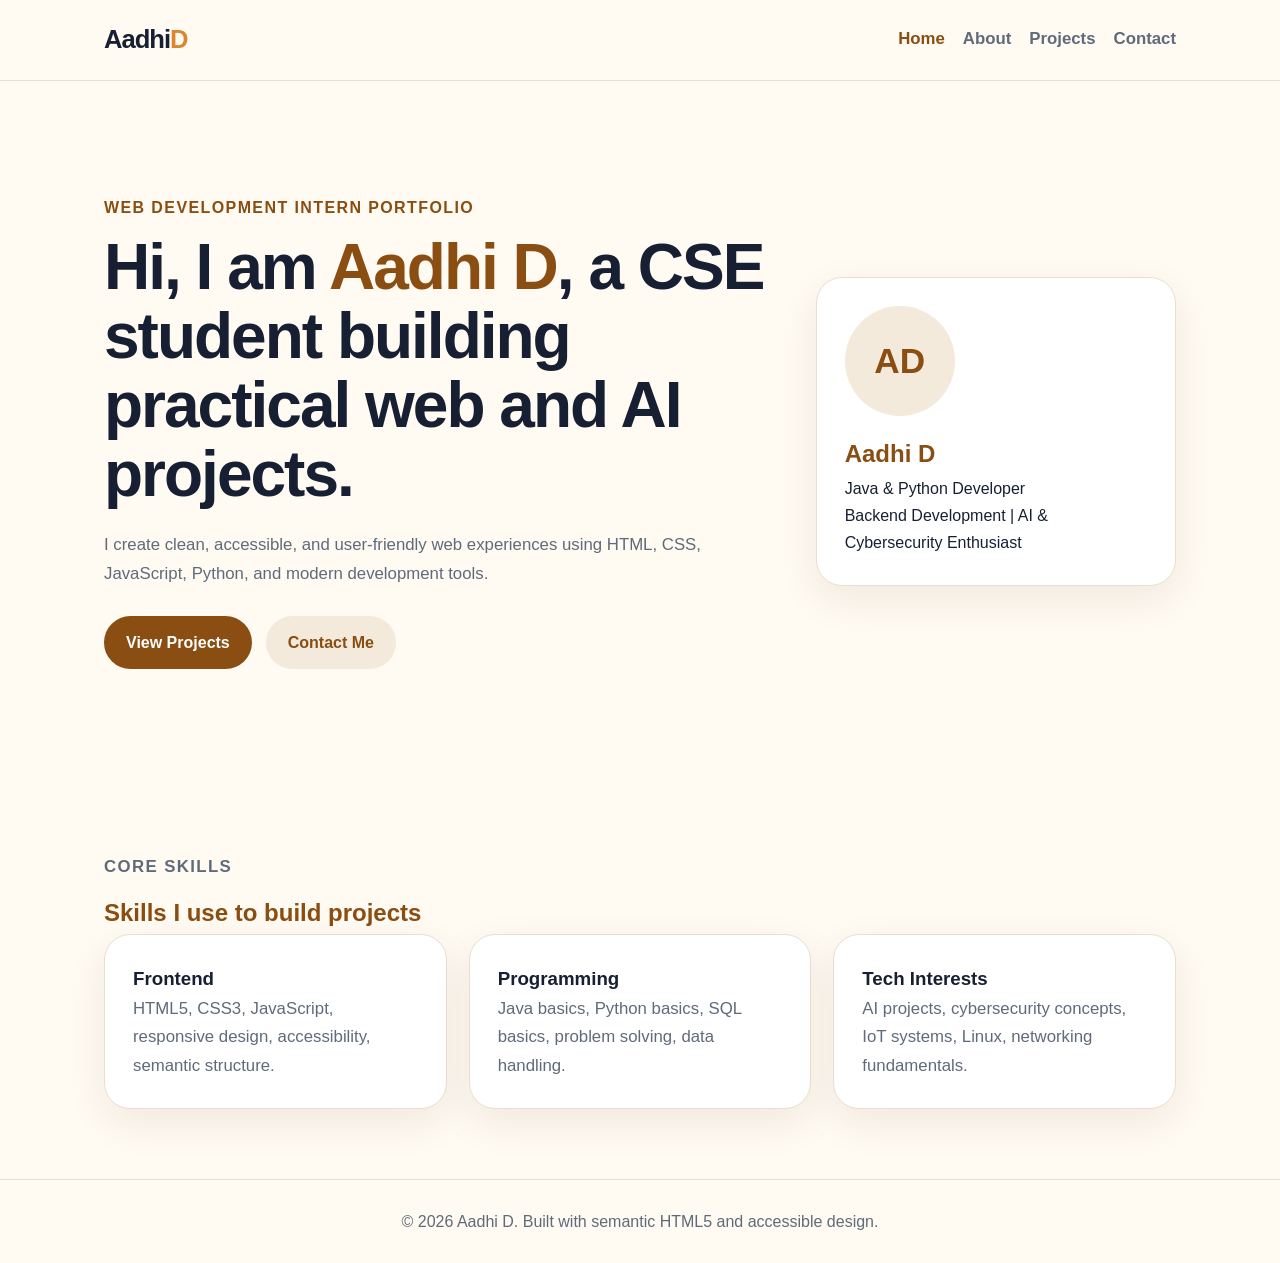
<file: index.html>
<!DOCTYPE html>
<html lang="en">
<head>
  <meta charset="UTF-8" />
  <meta name="viewport" content="width=device-width, initial-scale=1.0" />
  <meta name="description" content="Aadhi D portfolio - CSE student, web developer, Java and Python developer, AI and cybersecurity enthusiast." />
  <meta name="keywords" content="Aadhi D, portfolio, web developer, Java, Python, AI, cybersecurity, CSE student" />
  <meta name="author" content="Aadhi D" />
  <title>Aadhi D | Web Development Portfolio</title>
  <link rel="stylesheet" href="style.css" />
</head>
<body>
  <header class="site-header">
    <nav class="navbar" aria-label="Main navigation">
      <a class="logo" href="index.html" aria-label="Aadhi D home">Aadhi<span>D</span></a>
      <ul class="nav-links">
        <li><a class="active" href="index.html">Home</a></li>
        <li><a href="about.html">About</a></li>
        <li><a href="projects.html">Projects</a></li>
        <li><a href="contact.html">Contact</a></li>
      </ul>
    </nav>
  </header>

  <main id="main-content">
    <section class="hero" aria-labelledby="hero-title">
      <div class="hero-text">
        <p class="eyebrow">Web Development Intern Portfolio</p>
        <h1 id="hero-title">Hi, I am <span>Aadhi D</span>, a CSE student building practical web and AI projects.</h1>
        <p class="hero-description">I create clean, accessible, and user-friendly web experiences using HTML, CSS, JavaScript, Python, and modern development tools.</p>
        <div class="hero-actions" aria-label="Important portfolio links">
          <a class="btn primary" href="projects.html">View Projects</a>
          <a class="btn secondary" href="contact.html">Contact Me</a>
        </div>
      </div>
      <aside class="hero-card" aria-label="Profile highlights">
        <div class="avatar" aria-hidden="true">AD</div>
        <h2>Aadhi D</h2>
        <p>Java & Python Developer</p>
        <p>Backend Development | AI & Cybersecurity Enthusiast</p>
      </aside>
    </section>

    <section class="section" aria-labelledby="skills-title">
      <p class="section-label">Core Skills</p>
      <h2 id="skills-title">Skills I use to build projects</h2>
      <div class="skill-grid">
        <article class="skill-card">
          <h3>Frontend</h3>
          <p>HTML5, CSS3, JavaScript, responsive design, accessibility, semantic structure.</p>
        </article>
        <article class="skill-card">
          <h3>Programming</h3>
          <p>Java basics, Python basics, SQL basics, problem solving, data handling.</p>
        </article>
        <article class="skill-card">
          <h3>Tech Interests</h3>
          <p>AI projects, cybersecurity concepts, IoT systems, Linux, networking fundamentals.</p>
        </article>
      </div>
    </section>
  </main>

  <footer class="site-footer">
    <p>&copy; 2026 Aadhi D. Built with semantic HTML5 and accessible design.</p>
  </footer>
</body>
</html>
</file>
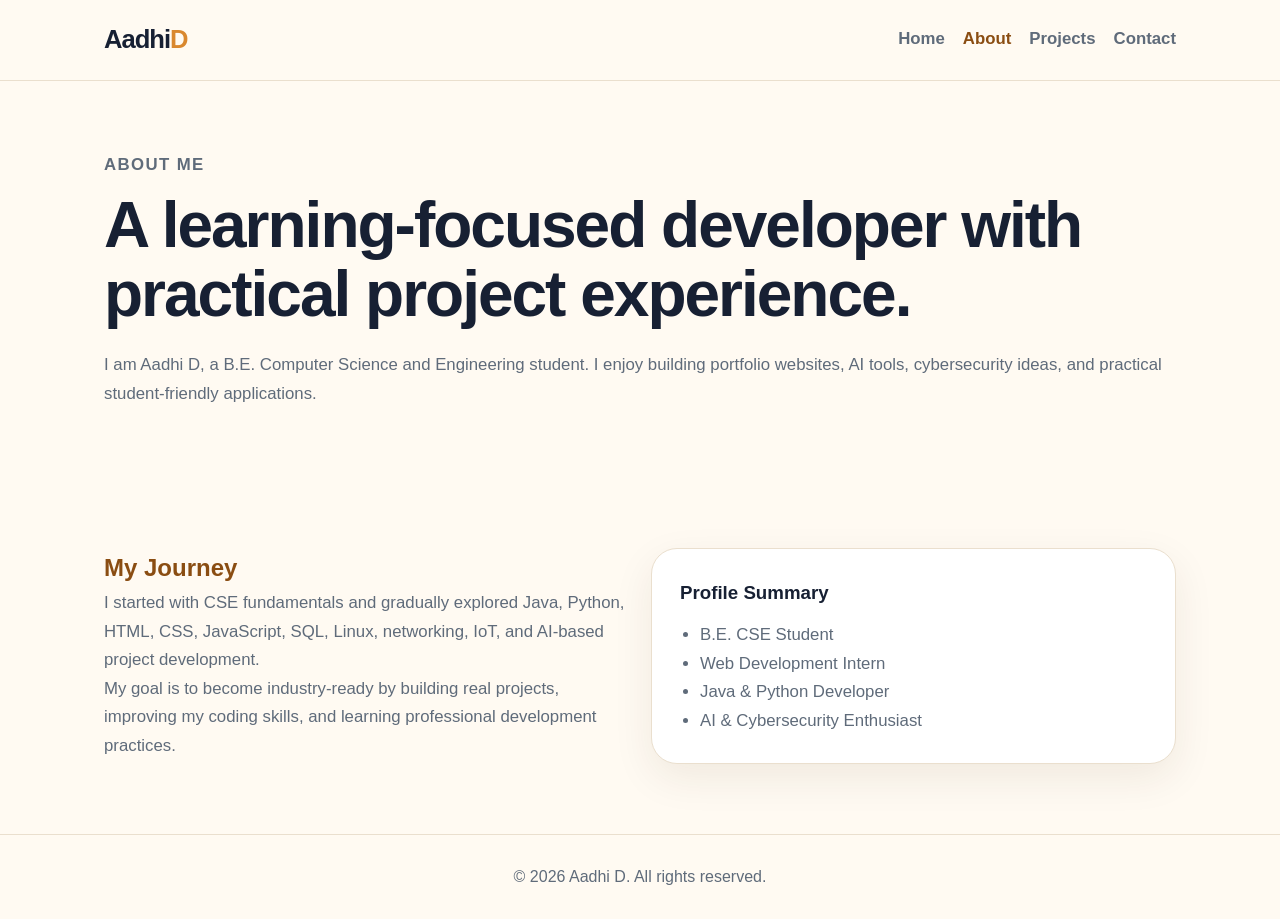
<file: about.html>
<!DOCTYPE html>
<html lang="en">
<head>
  <meta charset="UTF-8" />
  <meta name="viewport" content="width=device-width, initial-scale=1.0" />
  <meta name="description" content="About Aadhi D - CSE student and aspiring software developer with interest in web development, AI, cybersecurity, IoT, and networking." />
  <meta name="author" content="Aadhi D" />
  <title>About | Aadhi D</title>
  <link rel="stylesheet" href="style.css" />
</head>
<body>
  <header class="site-header">
    <nav class="navbar" aria-label="Main navigation">
      <a class="logo" href="index.html">Aadhi<span>D</span></a>
      <ul class="nav-links">
        <li><a href="index.html">Home</a></li>
        <li><a class="active" href="about.html">About</a></li>
        <li><a href="projects.html">Projects</a></li>
        <li><a href="contact.html">Contact</a></li>
      </ul>
    </nav>
  </header>

  <main>
    <section class="page-hero" aria-labelledby="about-title">
      <p class="eyebrow">About Me</p>
      <h1 id="about-title">A learning-focused developer with practical project experience.</h1>
      <p>I am Aadhi D, a B.E. Computer Science and Engineering student. I enjoy building portfolio websites, AI tools, cybersecurity ideas, and practical student-friendly applications.</p>
    </section>

    <section class="section two-column" aria-labelledby="journey-title">
      <article>
        <h2 id="journey-title">My Journey</h2>
        <p>I started with CSE fundamentals and gradually explored Java, Python, HTML, CSS, JavaScript, SQL, Linux, networking, IoT, and AI-based project development.</p>
        <p>My goal is to become industry-ready by building real projects, improving my coding skills, and learning professional development practices.</p>
      </article>
      <aside class="info-box" aria-label="Quick profile details">
        <h3>Profile Summary</h3>
        <ul>
          <li>B.E. CSE Student</li>
          <li>Web Development Intern</li>
          <li>Java & Python Developer</li>
          <li>AI & Cybersecurity Enthusiast</li>
        </ul>
      </aside>
    </section>
  </main>

  <footer class="site-footer">
    <p>&copy; 2026 Aadhi D. All rights reserved.</p>
  </footer>
</body>
</html>
</file>
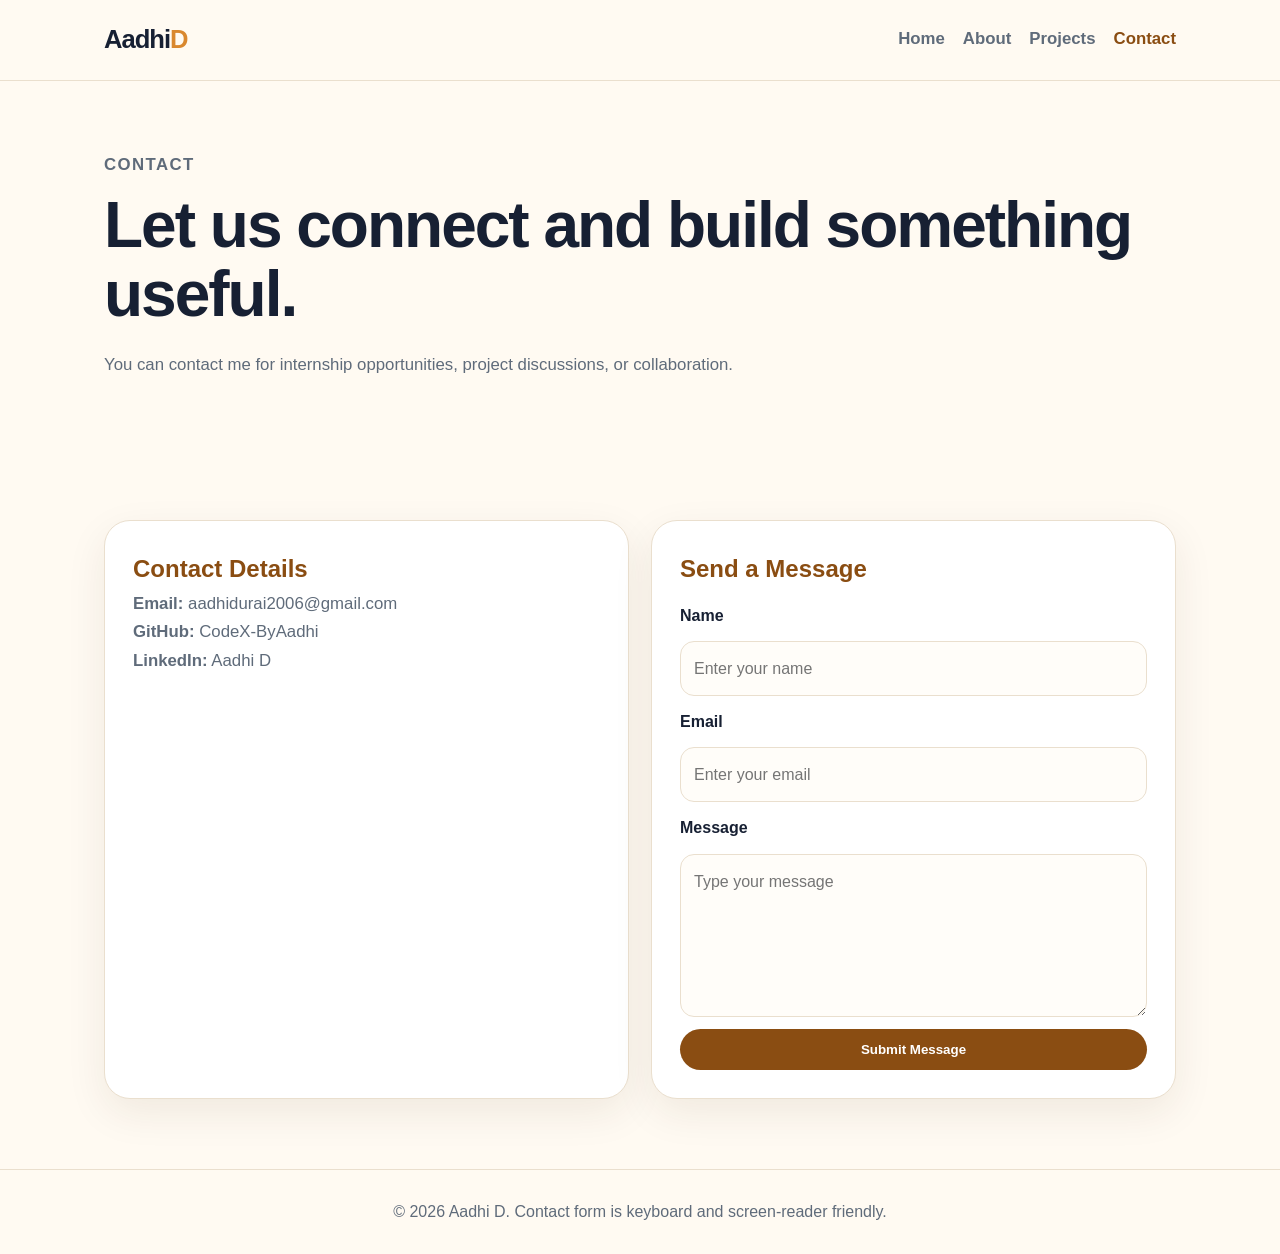
<file: contact.html>
<!DOCTYPE html>
<html lang="en">
<head>
  <meta charset="UTF-8" />
  <meta name="viewport" content="width=device-width, initial-scale=1.0" />
  <meta name="description" content="Contact Aadhi D for web development, internship opportunities, and collaboration." />
  <meta name="author" content="Aadhi D" />
  <title>Contact | Aadhi D</title>
  <link rel="stylesheet" href="style.css" />
</head>
<body>
  <header class="site-header">
    <nav class="navbar" aria-label="Main navigation">
      <a class="logo" href="index.html">Aadhi<span>D</span></a>
      <ul class="nav-links">
        <li><a href="index.html">Home</a></li>
        <li><a href="about.html">About</a></li>
        <li><a href="projects.html">Projects</a></li>
        <li><a class="active" href="contact.html">Contact</a></li>
      </ul>
    </nav>
  </header>

  <main>
    <section class="page-hero" aria-labelledby="contact-title">
      <p class="eyebrow">Contact</p>
      <h1 id="contact-title">Let us connect and build something useful.</h1>
      <p>You can contact me for internship opportunities, project discussions, or collaboration.</p>
    </section>

    <section class="section contact-layout" aria-label="Contact information and form">
      <article class="info-box">
        <h2>Contact Details</h2>
        <p><strong>Email:</strong> <a href="mailto:aadhidurai2006@gmail.com">aadhidurai2006@gmail.com</a></p>
        <p><strong>GitHub:</strong> <a href="https://github.com/CodeX-ByAadhi" target="_blank" rel="noopener">CodeX-ByAadhi</a></p>
        <p><strong>LinkedIn:</strong> <a href="https://www.linkedin.com/in/aadhi-d-ab5bb12a2/" target="_blank" rel="noopener">Aadhi D</a></p>
      </article>

      <form class="contact-form" aria-labelledby="form-title">
        <h2 id="form-title">Send a Message</h2>
        <label for="name">Name</label>
        <input id="name" name="name" type="text" placeholder="Enter your name" required />

        <label for="email">Email</label>
        <input id="email" name="email" type="email" placeholder="Enter your email" required />

        <label for="message">Message</label>
        <textarea id="message" name="message" rows="5" placeholder="Type your message" required></textarea>

        <button type="submit">Submit Message</button>
      </form>
    </section>
  </main>

  <footer class="site-footer">
    <p>&copy; 2026 Aadhi D. Contact form is keyboard and screen-reader friendly.</p>
  </footer>
</body>
</html>
</file>
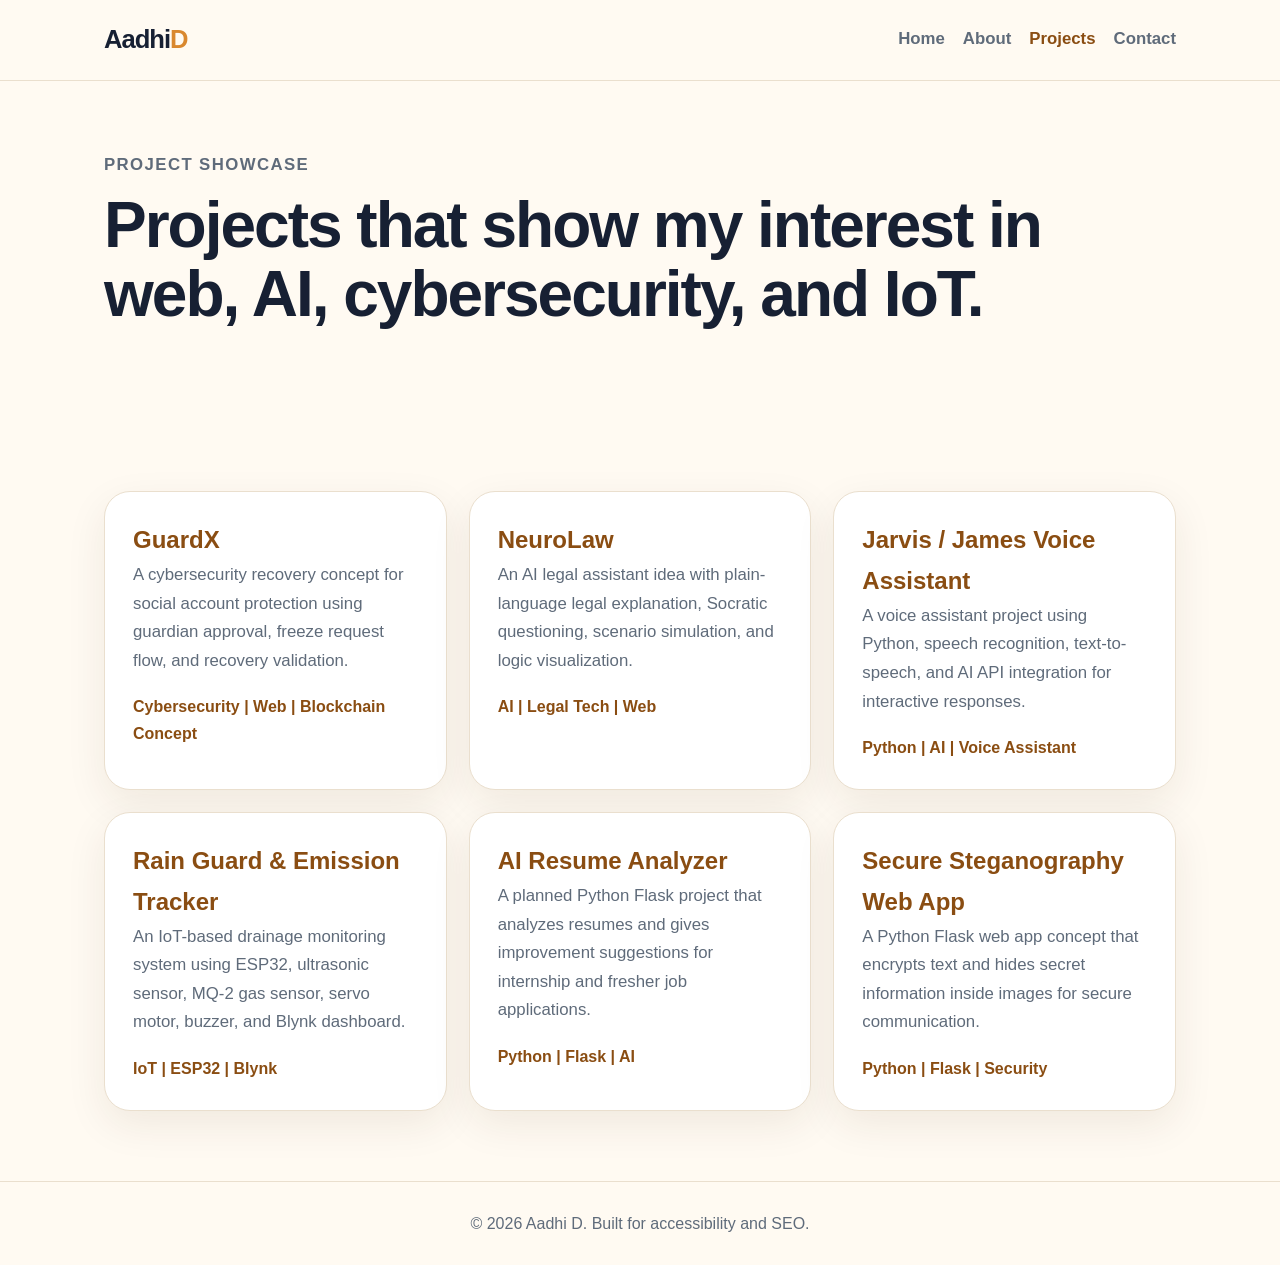
<file: projects.html>
<!DOCTYPE html>
<html lang="en">
<head>
  <meta charset="UTF-8" />
  <meta name="viewport" content="width=device-width, initial-scale=1.0" />
  <meta name="description" content="Projects by Aadhi D including GuardX, NeuroLaw, Jarvis, Rain Guard, AI Resume Analyzer, and Steganography Web App." />
  <meta name="author" content="Aadhi D" />
  <title>Projects | Aadhi D</title>
  <link rel="stylesheet" href="style.css" />
</head>
<body>
  <header class="site-header">
    <nav class="navbar" aria-label="Main navigation">
      <a class="logo" href="index.html">Aadhi<span>D</span></a>
      <ul class="nav-links">
        <li><a href="index.html">Home</a></li>
        <li><a href="about.html">About</a></li>
        <li><a class="active" href="projects.html">Projects</a></li>
        <li><a href="contact.html">Contact</a></li>
      </ul>
    </nav>
  </header>

  <main>
    <section class="page-hero" aria-labelledby="projects-title">
      <p class="eyebrow">Project Showcase</p>
      <h1 id="projects-title">Projects that show my interest in web, AI, cybersecurity, and IoT.</h1>
    </section>

    <section class="section project-grid" aria-label="Portfolio project list">
      <article class="project-card">
        <h2>GuardX</h2>
        <p>A cybersecurity recovery concept for social account protection using guardian approval, freeze request flow, and recovery validation.</p>
        <span>Cybersecurity | Web | Blockchain Concept</span>
      </article>
      <article class="project-card">
        <h2>NeuroLaw</h2>
        <p>An AI legal assistant idea with plain-language legal explanation, Socratic questioning, scenario simulation, and logic visualization.</p>
        <span>AI | Legal Tech | Web</span>
      </article>
      <article class="project-card">
        <h2>Jarvis / James Voice Assistant</h2>
        <p>A voice assistant project using Python, speech recognition, text-to-speech, and AI API integration for interactive responses.</p>
        <span>Python | AI | Voice Assistant</span>
      </article>
      <article class="project-card">
        <h2>Rain Guard & Emission Tracker</h2>
        <p>An IoT-based drainage monitoring system using ESP32, ultrasonic sensor, MQ-2 gas sensor, servo motor, buzzer, and Blynk dashboard.</p>
        <span>IoT | ESP32 | Blynk</span>
      </article>
      <article class="project-card">
        <h2>AI Resume Analyzer</h2>
        <p>A planned Python Flask project that analyzes resumes and gives improvement suggestions for internship and fresher job applications.</p>
        <span>Python | Flask | AI</span>
      </article>
      <article class="project-card">
        <h2>Secure Steganography Web App</h2>
        <p>A Python Flask web app concept that encrypts text and hides secret information inside images for secure communication.</p>
        <span>Python | Flask | Security</span>
      </article>
    </section>
  </main>

  <footer class="site-footer">
    <p>&copy; 2026 Aadhi D. Built for accessibility and SEO.</p>
  </footer>
</body>
</html>
</file>
<file: style.css>
* {
  box-sizing: border-box;
  margin: 0;
  padding: 0;
}

:root {
  --bg: #fffaf2;
  --surface: #ffffff;
  --text: #172033;
  --muted: #5f6b7a;
  --accent: #d9882f;
  --accent-dark: #8a4d12;
  --soft: #f3eadc;
  --border: #eadfce;
}

body {
  font-family: Arial, Helvetica, sans-serif;
  background: var(--bg);
  color: var(--text);
  line-height: 1.7;
}

a {
  color: inherit;
  text-decoration: none;
}

a:focus,
button:focus,
input:focus,
textarea:focus {
  outline: 3px solid var(--accent);
  outline-offset: 4px;
}

.site-header {
  background: rgba(255, 250, 242, 0.96);
  border-bottom: 1px solid var(--border);
  position: sticky;
  top: 0;
  z-index: 10;
}

.navbar {
  max-width: 1120px;
  margin: auto;
  padding: 18px 24px;
  display: flex;
  align-items: center;
  justify-content: space-between;
  gap: 20px;
}

.logo {
  font-size: 1.6rem;
  font-weight: 800;
  letter-spacing: -1px;
}

.logo span {
  color: var(--accent);
}

.nav-links {
  list-style: none;
  display: flex;
  gap: 18px;
  flex-wrap: wrap;
}

.nav-links a {
  font-weight: 700;
  color: var(--muted);
}

.nav-links a:hover,
.nav-links .active {
  color: var(--accent-dark);
}

.hero,
.page-hero,
.section {
  max-width: 1120px;
  margin: auto;
  padding: 70px 24px;
}

.hero {
  min-height: 78vh;
  display: grid;
  grid-template-columns: 1.5fr 0.8fr;
  align-items: center;
  gap: 36px;
}

.eyebrow,
.section-label {
  color: var(--accent-dark);
  font-weight: 800;
  text-transform: uppercase;
  letter-spacing: 1.4px;
  margin-bottom: 12px;
}

h1 {
  font-size: clamp(2.2rem, 5vw, 4.8rem);
  line-height: 1.08;
  letter-spacing: -2px;
  margin-bottom: 22px;
}

h1 span,
h2 {
  color: var(--accent-dark);
}

.hero-description,
.page-hero p,
.section p,
li {
  color: var(--muted);
  font-size: 1.05rem;
}

.hero-actions {
  margin-top: 28px;
  display: flex;
  gap: 14px;
  flex-wrap: wrap;
}

.btn,
button {
  border: 0;
  border-radius: 999px;
  padding: 13px 22px;
  font-weight: 800;
  cursor: pointer;
}

.primary,
button {
  background: var(--accent-dark);
  color: white;
}

.secondary {
  background: var(--soft);
  color: var(--accent-dark);
}

.hero-card,
.skill-card,
.project-card,
.info-box,
.contact-form {
  background: var(--surface);
  border: 1px solid var(--border);
  border-radius: 26px;
  padding: 28px;
  box-shadow: 0 14px 40px rgba(60, 39, 10, 0.08);
}

.avatar {
  width: 110px;
  height: 110px;
  border-radius: 50%;
  background: var(--soft);
  color: var(--accent-dark);
  display: grid;
  place-items: center;
  font-size: 2.2rem;
  font-weight: 900;
  margin-bottom: 18px;
}

.skill-grid,
.project-grid,
.contact-layout,
.two-column {
  display: grid;
  grid-template-columns: repeat(3, 1fr);
  gap: 22px;
}

.two-column,
.contact-layout {
  grid-template-columns: 1fr 1fr;
}

.project-card span {
  display: inline-block;
  margin-top: 18px;
  color: var(--accent-dark);
  font-weight: 800;
}

.info-box ul {
  padding-left: 20px;
  margin-top: 12px;
}

.contact-form {
  display: flex;
  flex-direction: column;
  gap: 12px;
}

label {
  font-weight: 800;
}

input,
textarea {
  width: 100%;
  border: 1px solid var(--border);
  border-radius: 14px;
  padding: 13px;
  font: inherit;
  background: #fffdf9;
}

.site-footer {
  text-align: center;
  padding: 28px 20px;
  border-top: 1px solid var(--border);
  color: var(--muted);
}

@media (max-width: 850px) {
  .hero,
  .skill-grid,
  .project-grid,
  .contact-layout,
  .two-column {
    grid-template-columns: 1fr;
  }

  .navbar {
    align-items: flex-start;
    flex-direction: column;
  }

  .hero,
  .page-hero,
  .section {
    padding: 48px 18px;
  }
}
</file>
